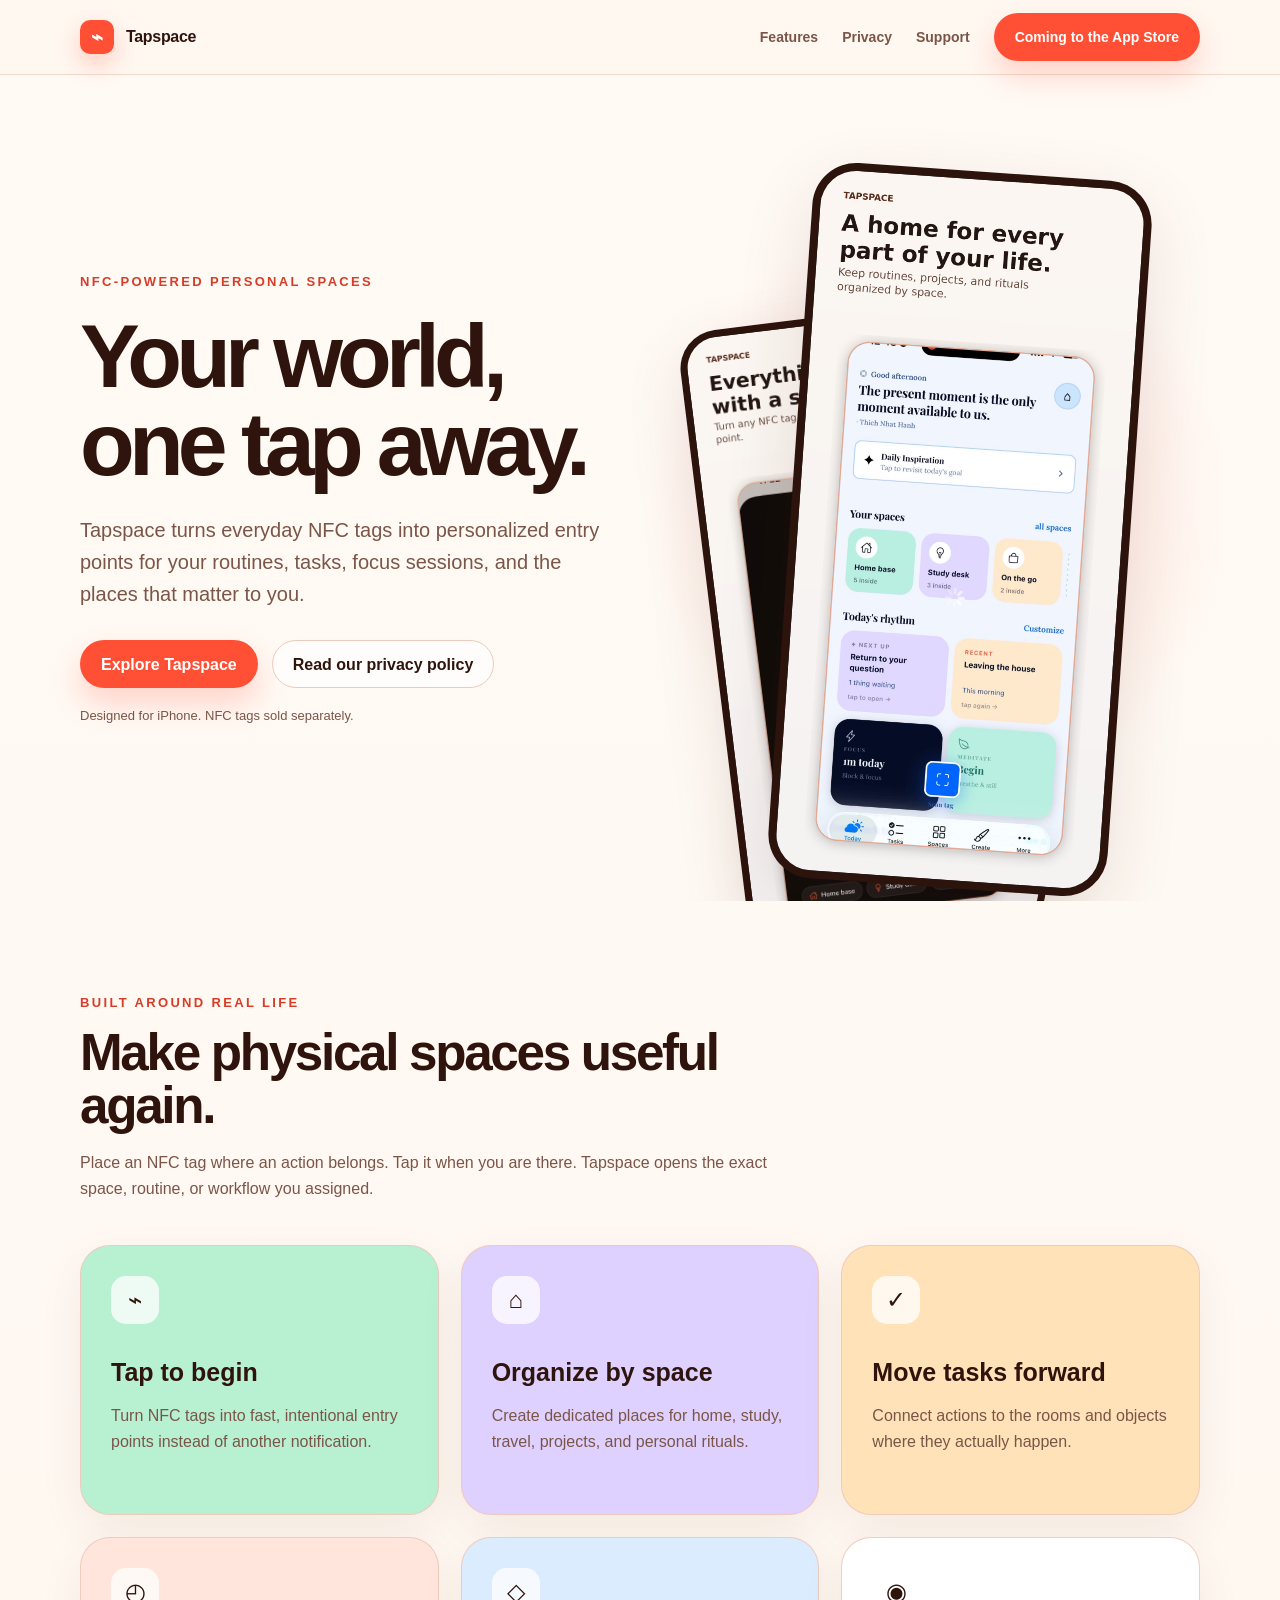
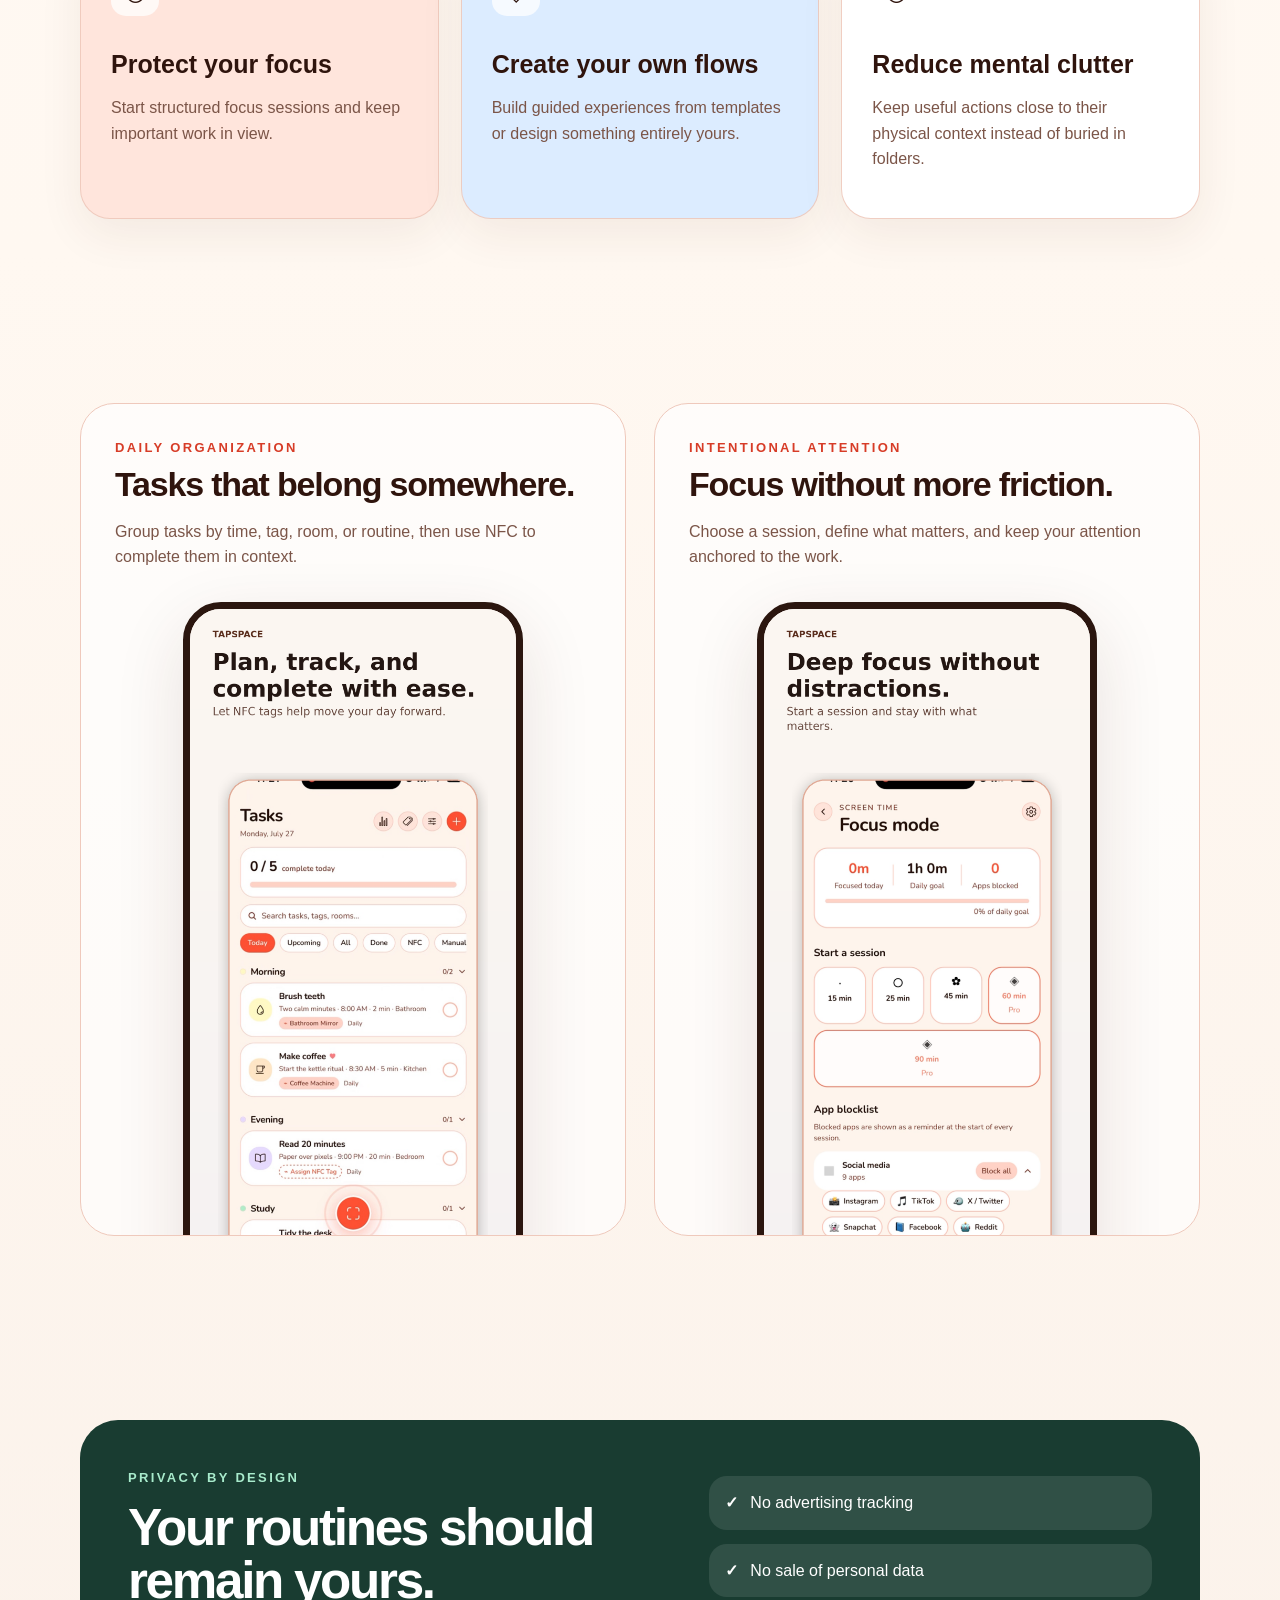
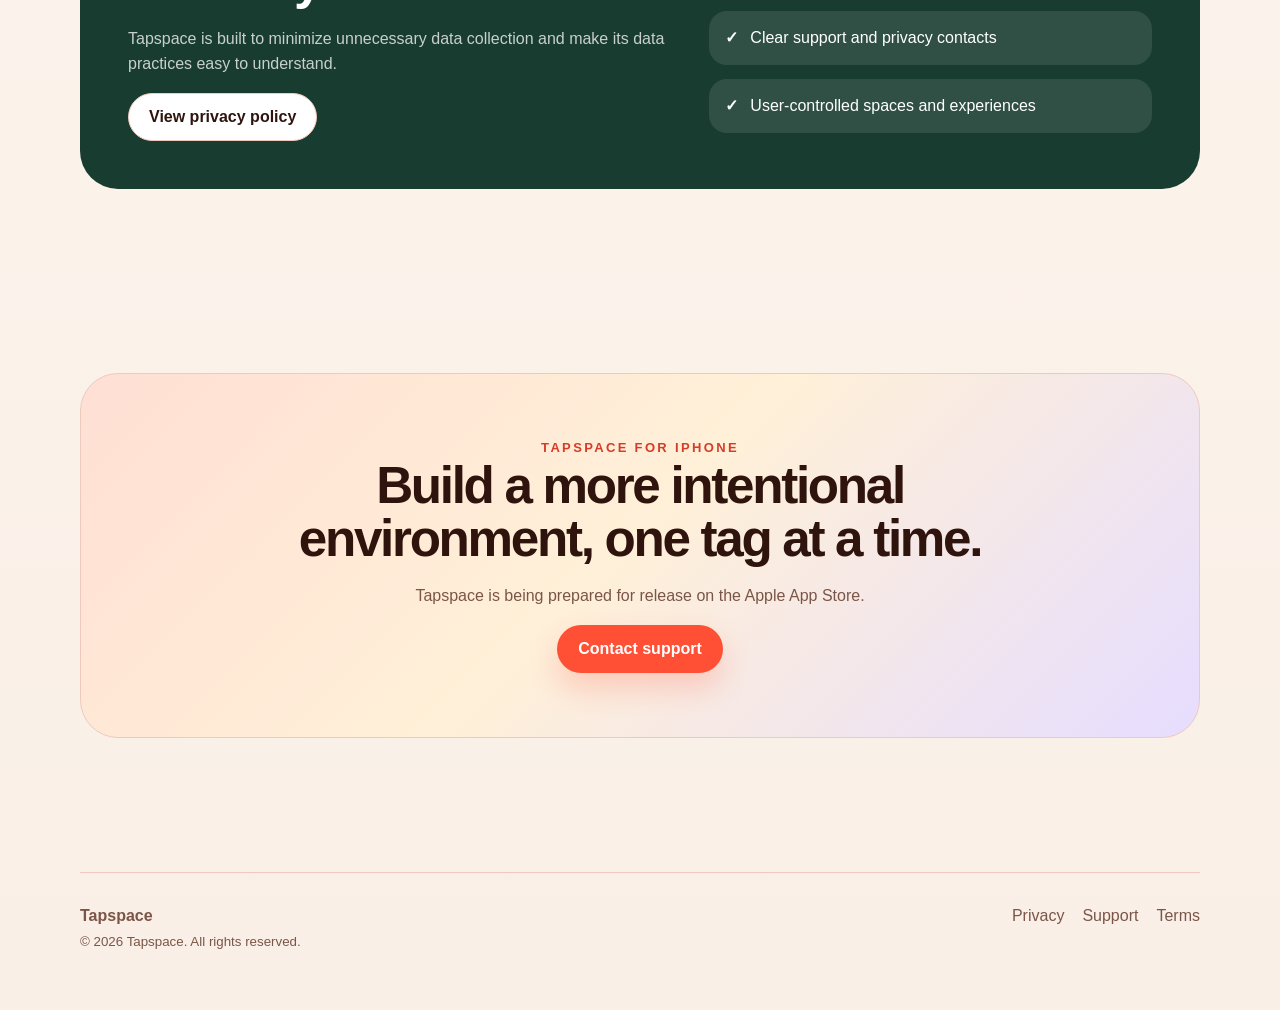
<file: index.html>
<!doctype html>
<html lang="en">
<head>
  <meta charset="utf-8">
  <meta name="viewport" content="width=device-width, initial-scale=1">
  <meta name="description" content="Tapspace turns NFC tags into personalized spaces, routines, tasks, and focus sessions.">
  <title>Tapspace — Your world, one tap away</title>
  <link rel="stylesheet" href="styles.css">
</head>
<body>
<nav>
  <div class="container nav-inner">
    <a class="brand" href="index.html"><span class="logo-mark">⌁</span> Tapspace</a>
    <div class="nav-links">
      <a href="#features">Features</a>
      <a href="#privacy">Privacy</a>
      <a href="support.html">Support</a>
      <a class="button primary" href="#download">Coming to the App Store</a>
    </div>
  </div>
</nav>

<main>
  <section class="hero">
    <div class="container hero-grid">
      <div>
        <div class="kicker">NFC-powered personal spaces</div>
        <h1>Your world, one tap away.</h1>
        <p class="lead">Tapspace turns everyday NFC tags into personalized entry points for your routines, tasks, focus sessions, and the places that matter to you.</p>
        <div class="hero-actions">
          <a class="button primary" href="#features">Explore Tapspace</a>
          <a class="button secondary" href="privacy.html">Read our privacy policy</a>
        </div>
        <p class="hero-note">Designed for iPhone. NFC tags sold separately.</p>
      </div>
      <div class="phone-stage" aria-label="Tapspace app screenshots">
        <div class="phone-card two"><img src="assets/scan.png" alt="Tapspace NFC reader screen"></div>
        <div class="phone-card one"><img src="assets/home.png" alt="Tapspace home dashboard"></div>
      </div>
    </div>
  </section>

  <section class="section" id="features">
    <div class="container">
      <div class="section-header">
        <div class="kicker">Built around real life</div>
        <h2>Make physical spaces useful again.</h2>
        <p>Place an NFC tag where an action belongs. Tap it when you are there. Tapspace opens the exact space, routine, or workflow you assigned.</p>
      </div>
      <div class="feature-grid">
        <article class="feature"><div class="icon">⌁</div><h3>Tap to begin</h3><p>Turn NFC tags into fast, intentional entry points instead of another notification.</p></article>
        <article class="feature"><div class="icon">⌂</div><h3>Organize by space</h3><p>Create dedicated places for home, study, travel, projects, and personal rituals.</p></article>
        <article class="feature"><div class="icon">✓</div><h3>Move tasks forward</h3><p>Connect actions to the rooms and objects where they actually happen.</p></article>
        <article class="feature"><div class="icon">◴</div><h3>Protect your focus</h3><p>Start structured focus sessions and keep important work in view.</p></article>
        <article class="feature"><div class="icon">◇</div><h3>Create your own flows</h3><p>Build guided experiences from templates or design something entirely yours.</p></article>
        <article class="feature"><div class="icon">◉</div><h3>Reduce mental clutter</h3><p>Keep useful actions close to their physical context instead of buried in folders.</p></article>
      </div>
    </div>
  </section>

  <section class="section">
    <div class="container showcase">
      <article class="showcase-card">
        <div class="kicker">Daily organization</div>
        <h3>Tasks that belong somewhere.</h3>
        <p>Group tasks by time, tag, room, or routine, then use NFC to complete them in context.</p>
        <div class="screenshot-wrap"><img src="assets/tasks.png" alt="Tapspace task management screen"></div>
      </article>
      <article class="showcase-card">
        <div class="kicker">Intentional attention</div>
        <h3>Focus without more friction.</h3>
        <p>Choose a session, define what matters, and keep your attention anchored to the work.</p>
        <div class="screenshot-wrap"><img src="assets/focus.png" alt="Tapspace focus mode screen"></div>
      </article>
    </div>
  </section>

  <section class="section" id="privacy">
    <div class="container privacy-panel">
      <div>
        <div class="kicker" style="color:#a8ebcc">Privacy by design</div>
        <h2>Your routines should remain yours.</h2>
        <p>Tapspace is built to minimize unnecessary data collection and make its data practices easy to understand.</p>
        <a class="button secondary" href="privacy.html" style="color:#2f140d;background:#fff">View privacy policy</a>
      </div>
      <div class="privacy-list">
        <div class="privacy-item"><strong>✓</strong><span>No advertising tracking</span></div>
        <div class="privacy-item"><strong>✓</strong><span>No sale of personal data</span></div>
        <div class="privacy-item"><strong>✓</strong><span>Clear support and privacy contacts</span></div>
        <div class="privacy-item"><strong>✓</strong><span>User-controlled spaces and experiences</span></div>
      </div>
    </div>
  </section>

  <section class="section" id="download">
    <div class="container cta">
      <div class="kicker">Tapspace for iPhone</div>
      <h2>Build a more intentional environment, one tag at a time.</h2>
      <p>Tapspace is being prepared for release on the Apple App Store.</p>
      <a class="button primary" href="support.html">Contact support</a>
    </div>
  </section>
</main>

<footer class="footer">
  <div class="container footer-inner">
    <div><strong>Tapspace</strong><br><small>© 2026 Tapspace. All rights reserved.</small></div>
    <div class="footer-links"><a href="privacy.html">Privacy</a><a href="support.html">Support</a><a href="terms.html">Terms</a></div>
  </div>
</footer>
</body>
</html>
</file>
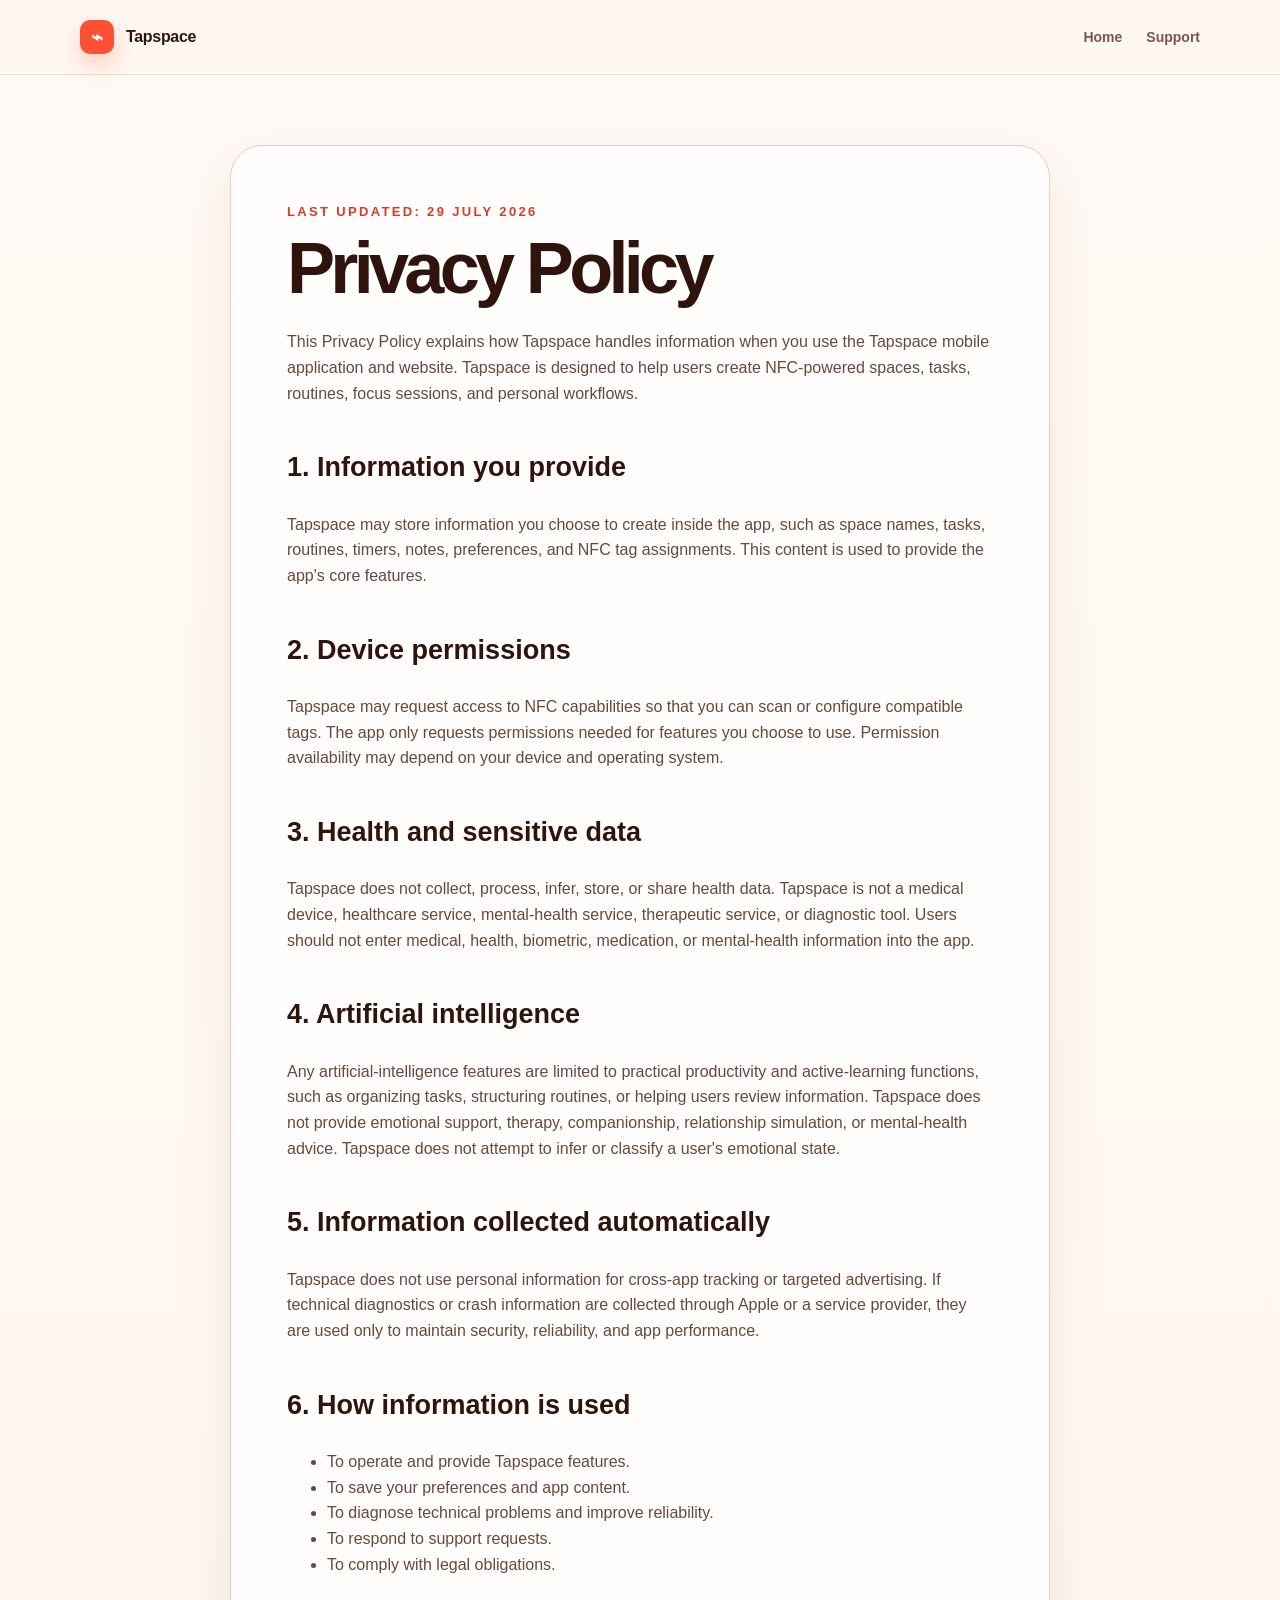
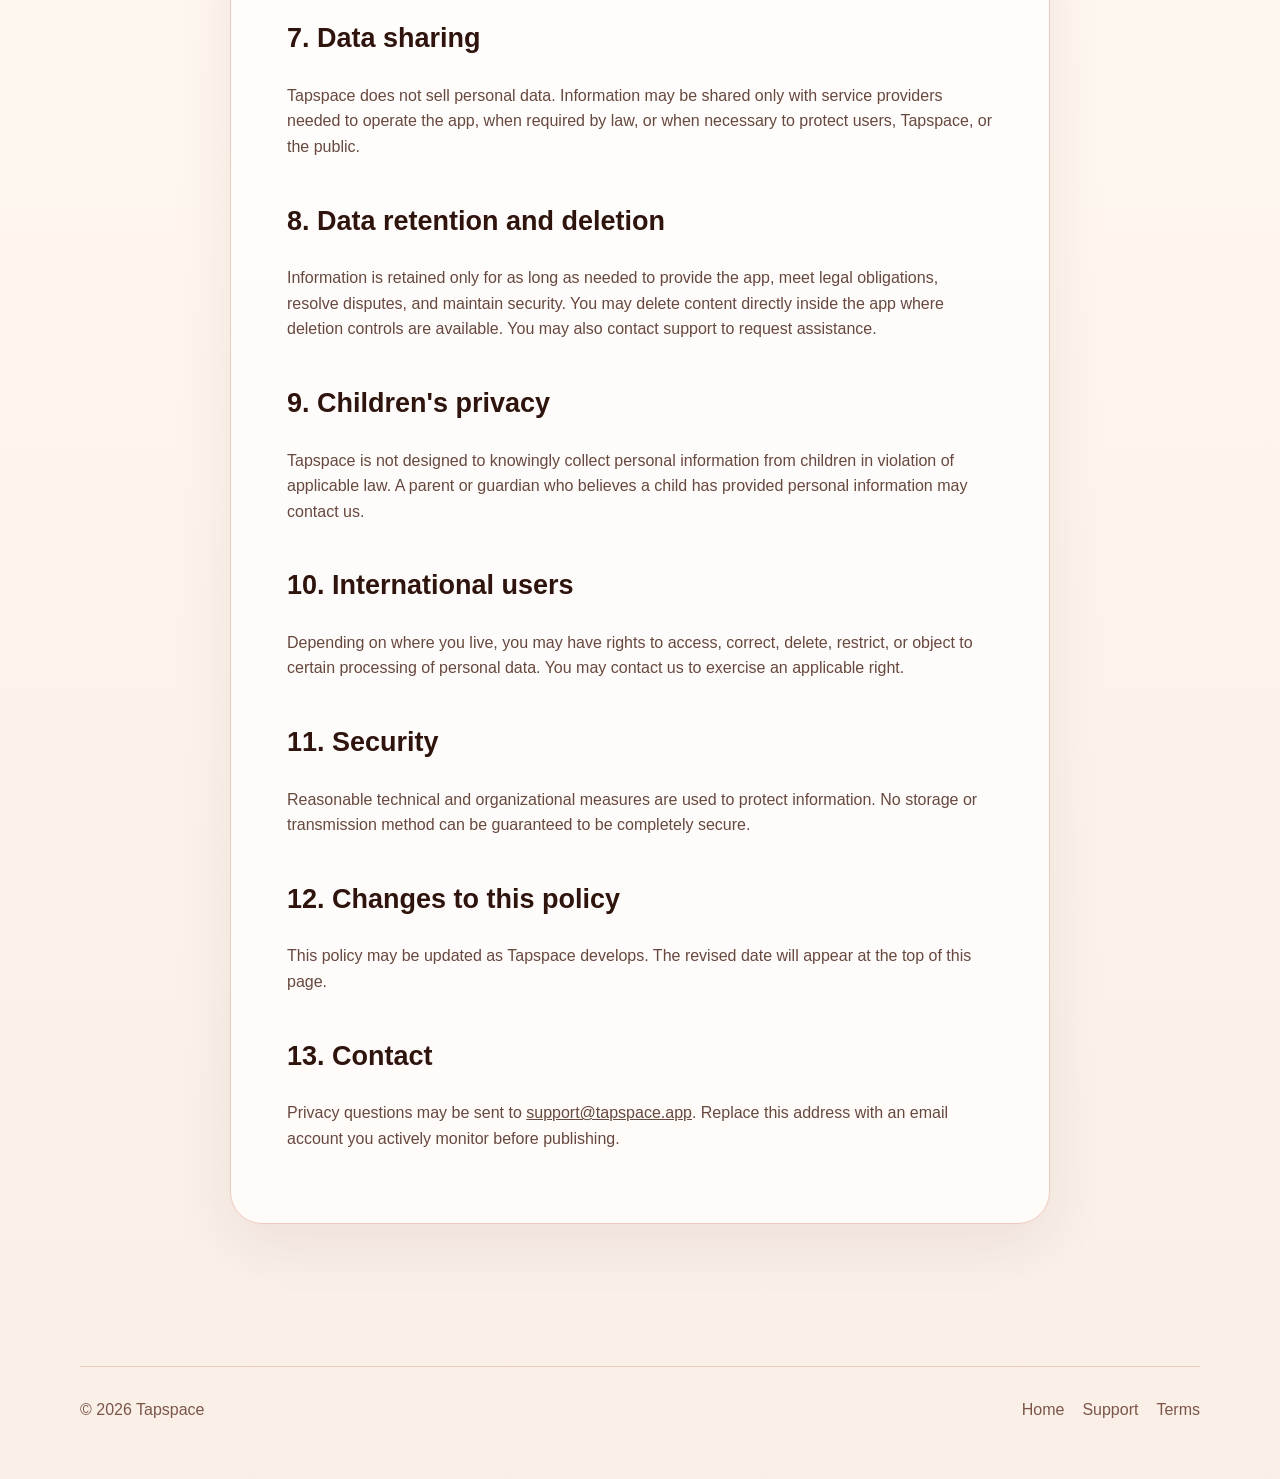
<file: privacy.html>
<!doctype html>
<html lang="en">
<head><meta charset="utf-8"><meta name="viewport" content="width=device-width, initial-scale=1"><title>Privacy Policy — Tapspace</title><link rel="stylesheet" href="styles.css"></head>
<body>
<nav><div class="container nav-inner"><a class="brand" href="index.html"><span class="logo-mark">⌁</span> Tapspace</a><div class="nav-links"><a href="index.html">Home</a><a href="support.html">Support</a></div></div></nav>
<main class="legal"><article>
<div class="kicker">Last updated: 29 July 2026</div>
<h1>Privacy Policy</h1>
<p>This Privacy Policy explains how Tapspace handles information when you use the Tapspace mobile application and website. Tapspace is designed to help users create NFC-powered spaces, tasks, routines, focus sessions, and personal workflows.</p>
<h2>1. Information you provide</h2>
<p>Tapspace may store information you choose to create inside the app, such as space names, tasks, routines, timers, notes, preferences, and NFC tag assignments. This content is used to provide the app's core features.</p>
<h2>2. Device permissions</h2>
<p>Tapspace may request access to NFC capabilities so that you can scan or configure compatible tags. The app only requests permissions needed for features you choose to use. Permission availability may depend on your device and operating system.</p>
<h2>3. Health and sensitive data</h2>
<p>Tapspace does not collect, process, infer, store, or share health data. Tapspace is not a medical device, healthcare service, mental-health service, therapeutic service, or diagnostic tool. Users should not enter medical, health, biometric, medication, or mental-health information into the app.</p>
<h2>4. Artificial intelligence</h2>
<p>Any artificial-intelligence features are limited to practical productivity and active-learning functions, such as organizing tasks, structuring routines, or helping users review information. Tapspace does not provide emotional support, therapy, companionship, relationship simulation, or mental-health advice. Tapspace does not attempt to infer or classify a user's emotional state.</p>
<h2>5. Information collected automatically</h2>
<p>Tapspace does not use personal information for cross-app tracking or targeted advertising. If technical diagnostics or crash information are collected through Apple or a service provider, they are used only to maintain security, reliability, and app performance.</p>
<h2>6. How information is used</h2>
<ul><li>To operate and provide Tapspace features.</li><li>To save your preferences and app content.</li><li>To diagnose technical problems and improve reliability.</li><li>To respond to support requests.</li><li>To comply with legal obligations.</li></ul>
<h2>7. Data sharing</h2>
<p>Tapspace does not sell personal data. Information may be shared only with service providers needed to operate the app, when required by law, or when necessary to protect users, Tapspace, or the public.</p>
<h2>8. Data retention and deletion</h2>
<p>Information is retained only for as long as needed to provide the app, meet legal obligations, resolve disputes, and maintain security. You may delete content directly inside the app where deletion controls are available. You may also contact support to request assistance.</p>
<h2>9. Children's privacy</h2>
<p>Tapspace is not designed to knowingly collect personal information from children in violation of applicable law. A parent or guardian who believes a child has provided personal information may contact us.</p>
<h2>10. International users</h2>
<p>Depending on where you live, you may have rights to access, correct, delete, restrict, or object to certain processing of personal data. You may contact us to exercise an applicable right.</p>
<h2>11. Security</h2>
<p>Reasonable technical and organizational measures are used to protect information. No storage or transmission method can be guaranteed to be completely secure.</p>
<h2>12. Changes to this policy</h2>
<p>This policy may be updated as Tapspace develops. The revised date will appear at the top of this page.</p>
<h2>13. Contact</h2>
<p>Privacy questions may be sent to <a href="mailto:support@tapspace.app">support@tapspace.app</a>. Replace this address with an email account you actively monitor before publishing.</p>
</article></main>
<footer class="footer"><div class="container footer-inner"><div>© 2026 Tapspace</div><div class="footer-links"><a href="index.html">Home</a><a href="support.html">Support</a><a href="terms.html">Terms</a></div></div></footer>
</body></html>
</file>
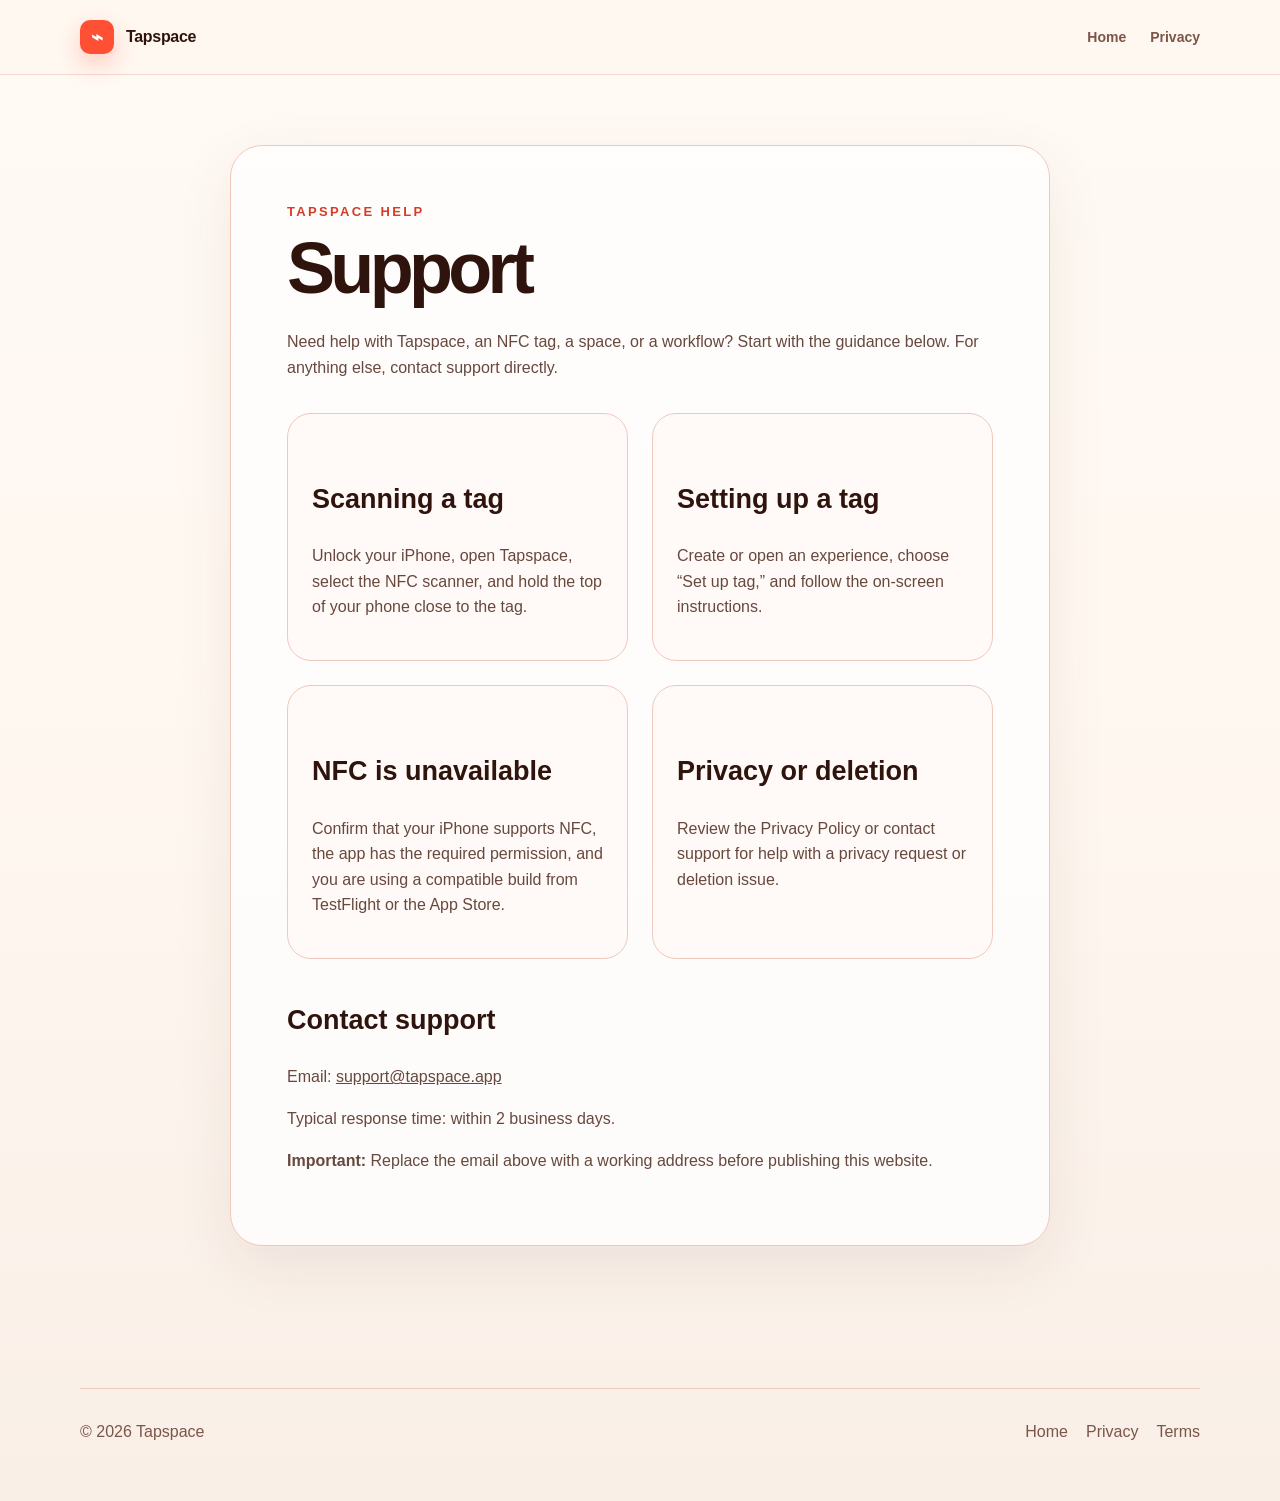
<file: support.html>
<!doctype html>
<html lang="en">
<head><meta charset="utf-8"><meta name="viewport" content="width=device-width, initial-scale=1"><title>Support — Tapspace</title><link rel="stylesheet" href="styles.css"></head>
<body>
<nav><div class="container nav-inner"><a class="brand" href="index.html"><span class="logo-mark">⌁</span> Tapspace</a><div class="nav-links"><a href="index.html">Home</a><a href="privacy.html">Privacy</a></div></div></nav>
<main class="legal"><article>
<div class="kicker">Tapspace help</div>
<h1>Support</h1>
<p>Need help with Tapspace, an NFC tag, a space, or a workflow? Start with the guidance below. For anything else, contact support directly.</p>
<div class="support-grid">
  <div class="support-card"><h2>Scanning a tag</h2><p>Unlock your iPhone, open Tapspace, select the NFC scanner, and hold the top of your phone close to the tag.</p></div>
  <div class="support-card"><h2>Setting up a tag</h2><p>Create or open an experience, choose “Set up tag,” and follow the on-screen instructions.</p></div>
  <div class="support-card"><h2>NFC is unavailable</h2><p>Confirm that your iPhone supports NFC, the app has the required permission, and you are using a compatible build from TestFlight or the App Store.</p></div>
  <div class="support-card"><h2>Privacy or deletion</h2><p>Review the Privacy Policy or contact support for help with a privacy request or deletion issue.</p></div>
</div>
<h2>Contact support</h2>
<p>Email: <a href="mailto:support@tapspace.app">support@tapspace.app</a></p>
<p>Typical response time: within 2 business days.</p>
<p><strong>Important:</strong> Replace the email above with a working address before publishing this website.</p>
</article></main>
<footer class="footer"><div class="container footer-inner"><div>© 2026 Tapspace</div><div class="footer-links"><a href="index.html">Home</a><a href="privacy.html">Privacy</a><a href="terms.html">Terms</a></div></div></footer>
</body></html>
</file>
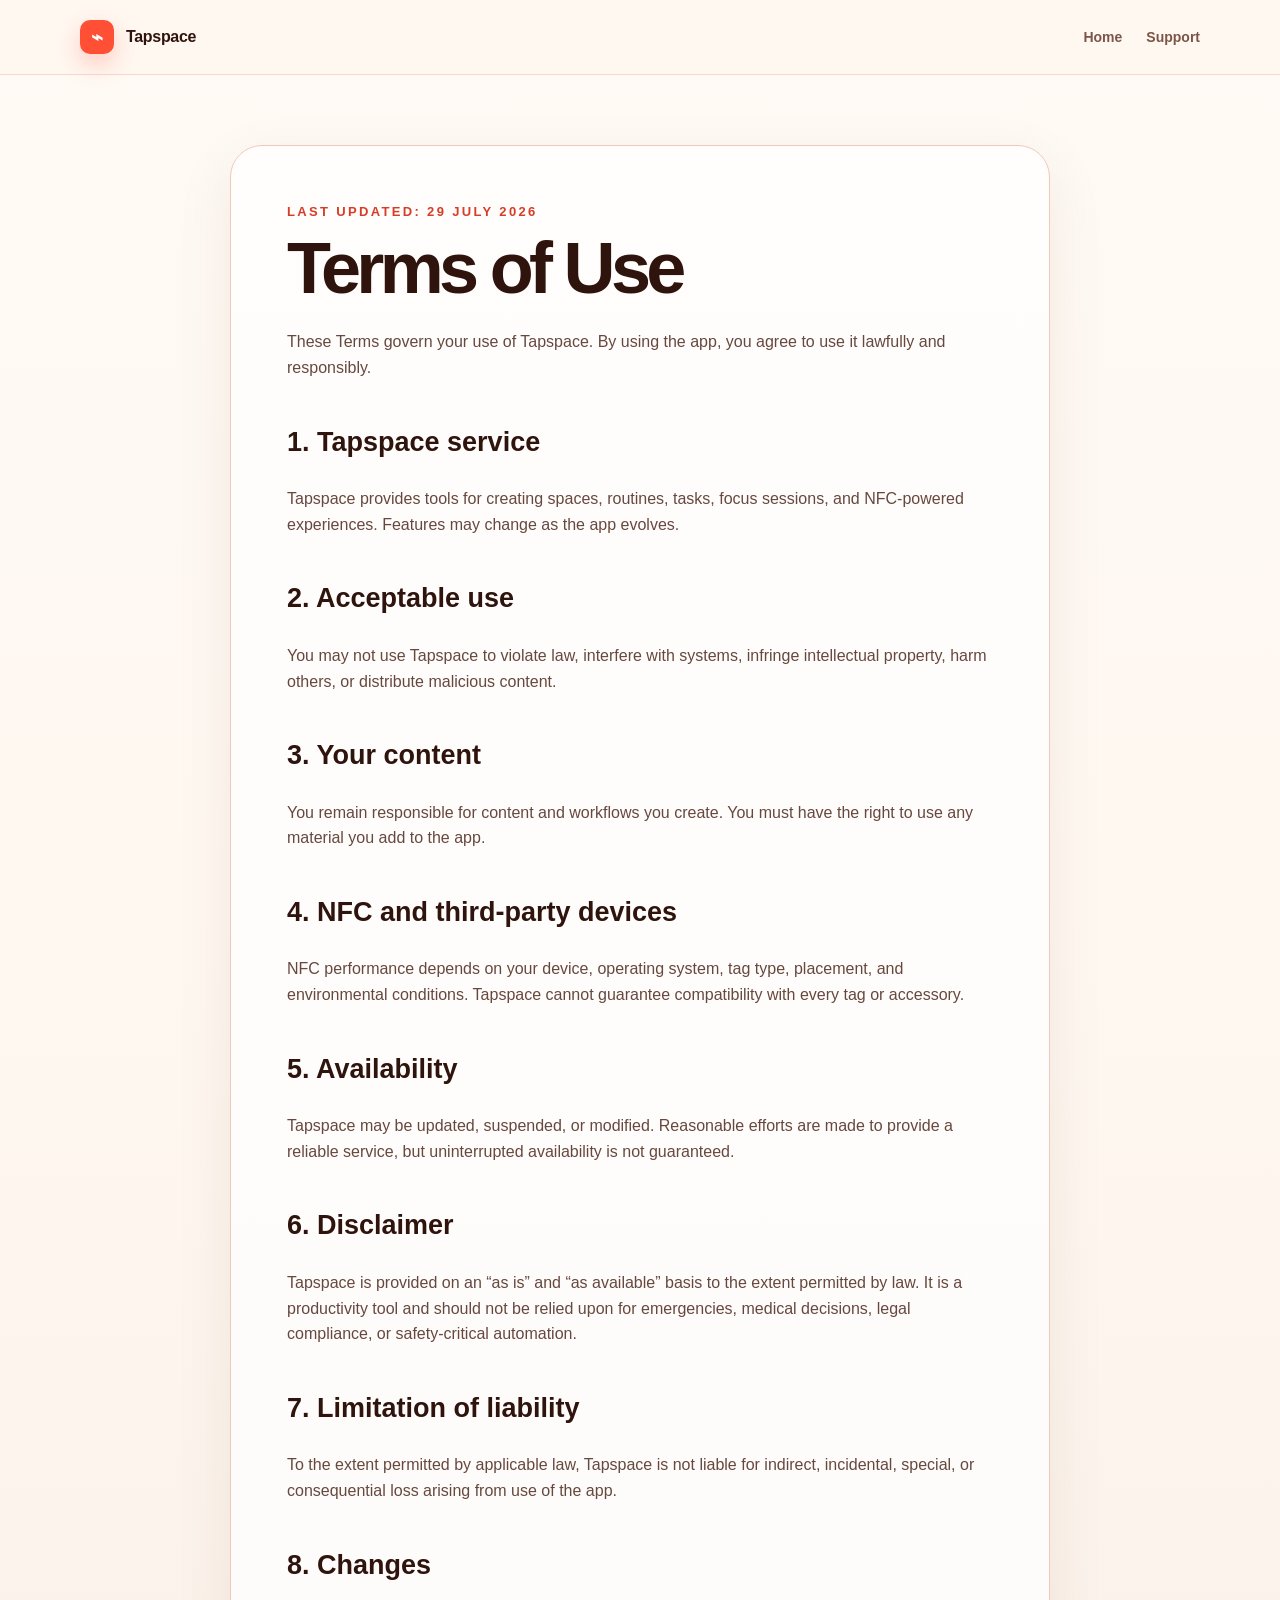
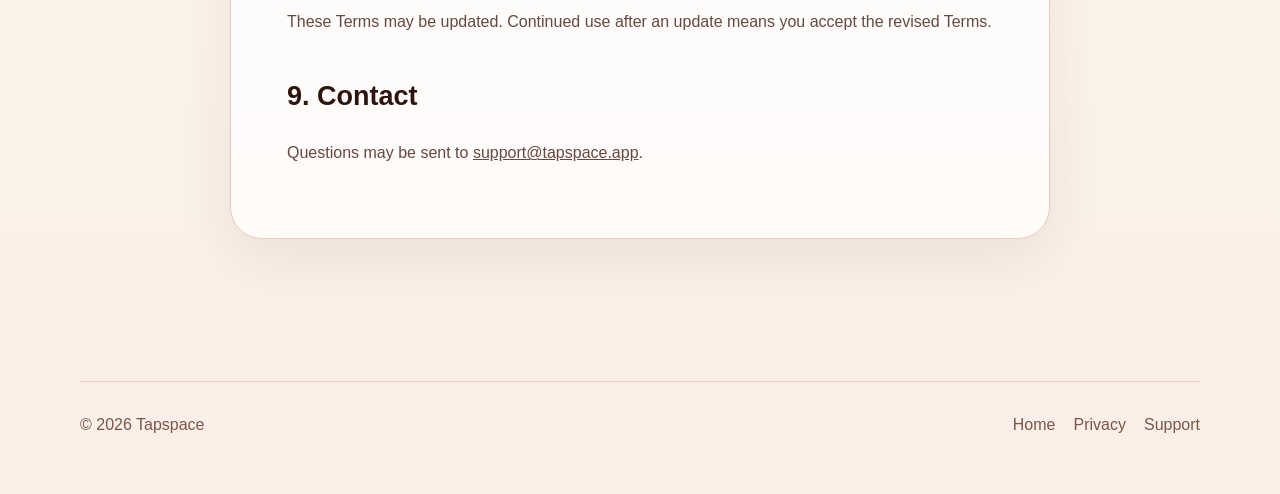
<file: terms.html>
<!doctype html>
<html lang="en">
<head><meta charset="utf-8"><meta name="viewport" content="width=device-width, initial-scale=1"><title>Terms of Use — Tapspace</title><link rel="stylesheet" href="styles.css"></head>
<body>
<nav><div class="container nav-inner"><a class="brand" href="index.html"><span class="logo-mark">⌁</span> Tapspace</a><div class="nav-links"><a href="index.html">Home</a><a href="support.html">Support</a></div></div></nav>
<main class="legal"><article>
<div class="kicker">Last updated: 29 July 2026</div>
<h1>Terms of Use</h1>
<p>These Terms govern your use of Tapspace. By using the app, you agree to use it lawfully and responsibly.</p>
<h2>1. Tapspace service</h2><p>Tapspace provides tools for creating spaces, routines, tasks, focus sessions, and NFC-powered experiences. Features may change as the app evolves.</p>
<h2>2. Acceptable use</h2><p>You may not use Tapspace to violate law, interfere with systems, infringe intellectual property, harm others, or distribute malicious content.</p>
<h2>3. Your content</h2><p>You remain responsible for content and workflows you create. You must have the right to use any material you add to the app.</p>
<h2>4. NFC and third-party devices</h2><p>NFC performance depends on your device, operating system, tag type, placement, and environmental conditions. Tapspace cannot guarantee compatibility with every tag or accessory.</p>
<h2>5. Availability</h2><p>Tapspace may be updated, suspended, or modified. Reasonable efforts are made to provide a reliable service, but uninterrupted availability is not guaranteed.</p>
<h2>6. Disclaimer</h2><p>Tapspace is provided on an “as is” and “as available” basis to the extent permitted by law. It is a productivity tool and should not be relied upon for emergencies, medical decisions, legal compliance, or safety-critical automation.</p>
<h2>7. Limitation of liability</h2><p>To the extent permitted by applicable law, Tapspace is not liable for indirect, incidental, special, or consequential loss arising from use of the app.</p>
<h2>8. Changes</h2><p>These Terms may be updated. Continued use after an update means you accept the revised Terms.</p>
<h2>9. Contact</h2><p>Questions may be sent to <a href="mailto:support@tapspace.app">support@tapspace.app</a>.</p>
</article></main>
<footer class="footer"><div class="container footer-inner"><div>© 2026 Tapspace</div><div class="footer-links"><a href="index.html">Home</a><a href="privacy.html">Privacy</a><a href="support.html">Support</a></div></div></footer>
</body></html>
</file>
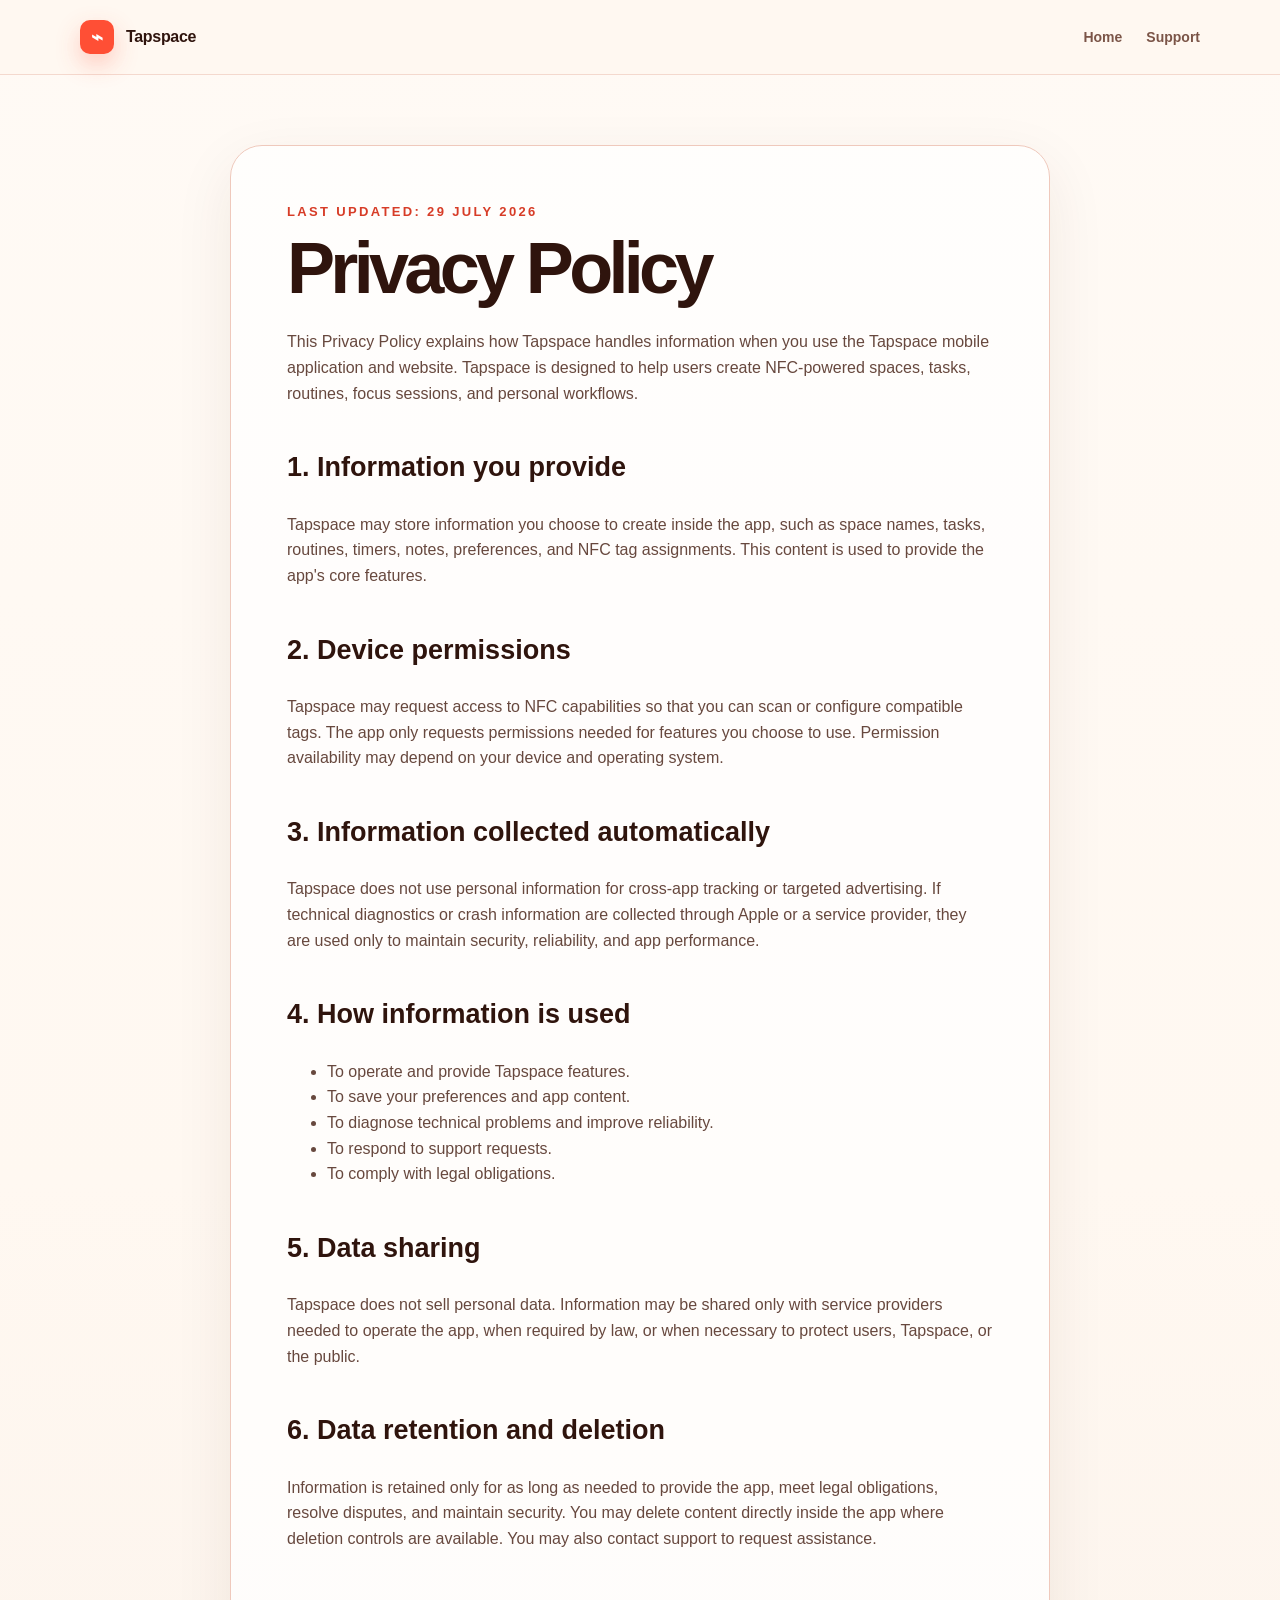
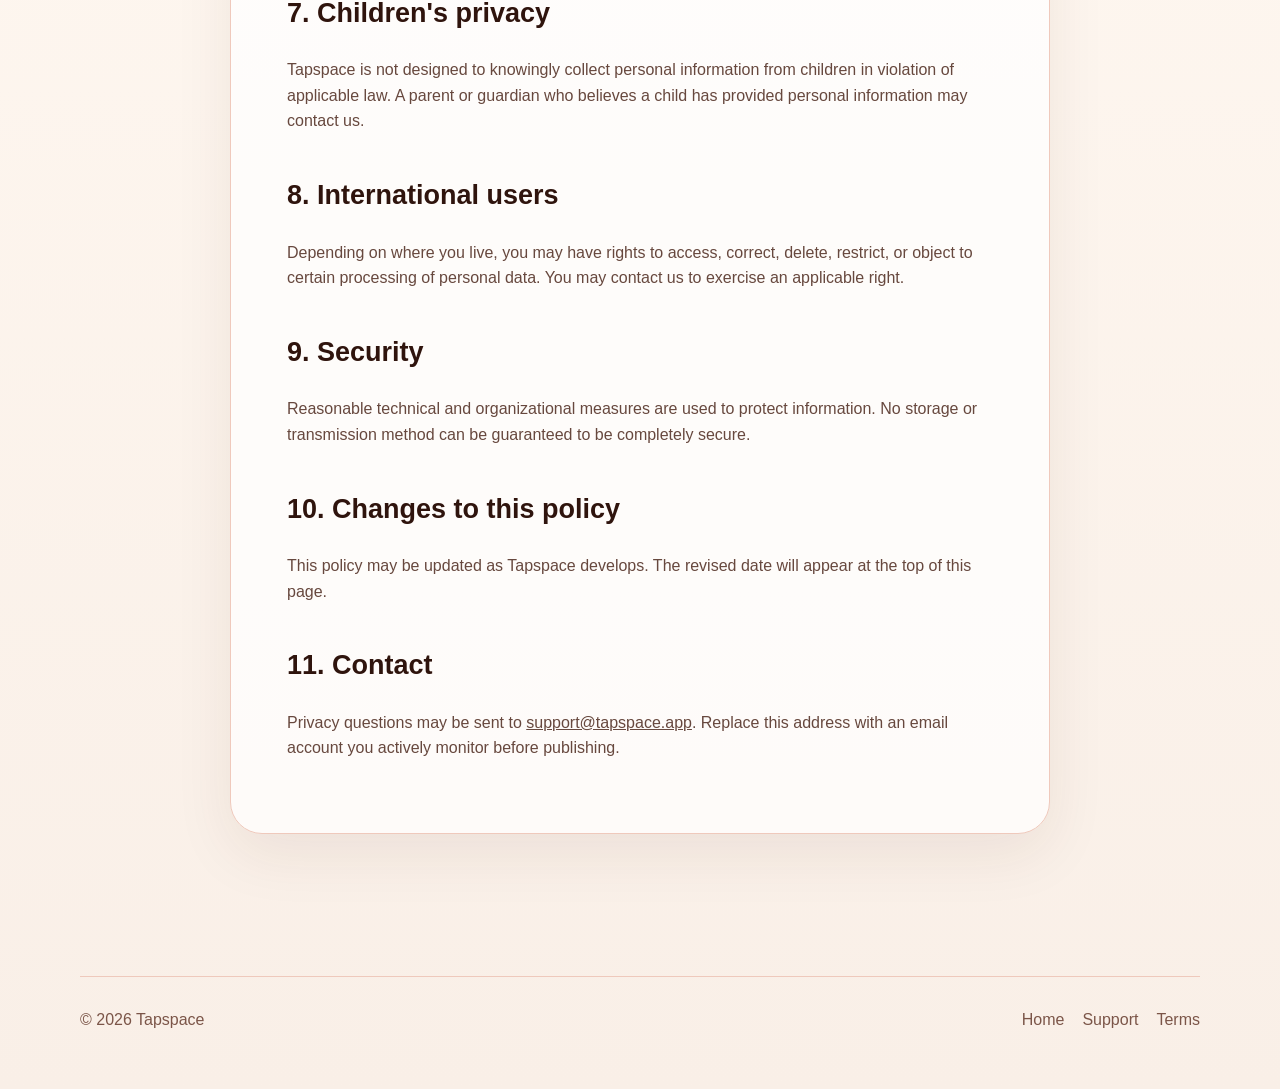
<file: tapspace-website/privacy.html>
<!doctype html>
<html lang="en">
<head><meta charset="utf-8"><meta name="viewport" content="width=device-width, initial-scale=1"><title>Privacy Policy — Tapspace</title><link rel="stylesheet" href="styles.css"></head>
<body>
<nav><div class="container nav-inner"><a class="brand" href="index.html"><span class="logo-mark">⌁</span> Tapspace</a><div class="nav-links"><a href="index.html">Home</a><a href="support.html">Support</a></div></div></nav>
<main class="legal"><article>
<div class="kicker">Last updated: 29 July 2026</div>
<h1>Privacy Policy</h1>
<p>This Privacy Policy explains how Tapspace handles information when you use the Tapspace mobile application and website. Tapspace is designed to help users create NFC-powered spaces, tasks, routines, focus sessions, and personal workflows.</p>
<h2>1. Information you provide</h2>
<p>Tapspace may store information you choose to create inside the app, such as space names, tasks, routines, timers, notes, preferences, and NFC tag assignments. This content is used to provide the app's core features.</p>
<h2>2. Device permissions</h2>
<p>Tapspace may request access to NFC capabilities so that you can scan or configure compatible tags. The app only requests permissions needed for features you choose to use. Permission availability may depend on your device and operating system.</p>
<h2>3. Information collected automatically</h2>
<p>Tapspace does not use personal information for cross-app tracking or targeted advertising. If technical diagnostics or crash information are collected through Apple or a service provider, they are used only to maintain security, reliability, and app performance.</p>
<h2>4. How information is used</h2>
<ul><li>To operate and provide Tapspace features.</li><li>To save your preferences and app content.</li><li>To diagnose technical problems and improve reliability.</li><li>To respond to support requests.</li><li>To comply with legal obligations.</li></ul>
<h2>5. Data sharing</h2>
<p>Tapspace does not sell personal data. Information may be shared only with service providers needed to operate the app, when required by law, or when necessary to protect users, Tapspace, or the public.</p>
<h2>6. Data retention and deletion</h2>
<p>Information is retained only for as long as needed to provide the app, meet legal obligations, resolve disputes, and maintain security. You may delete content directly inside the app where deletion controls are available. You may also contact support to request assistance.</p>
<h2>7. Children's privacy</h2>
<p>Tapspace is not designed to knowingly collect personal information from children in violation of applicable law. A parent or guardian who believes a child has provided personal information may contact us.</p>
<h2>8. International users</h2>
<p>Depending on where you live, you may have rights to access, correct, delete, restrict, or object to certain processing of personal data. You may contact us to exercise an applicable right.</p>
<h2>9. Security</h2>
<p>Reasonable technical and organizational measures are used to protect information. No storage or transmission method can be guaranteed to be completely secure.</p>
<h2>10. Changes to this policy</h2>
<p>This policy may be updated as Tapspace develops. The revised date will appear at the top of this page.</p>
<h2>11. Contact</h2>
<p>Privacy questions may be sent to <a href="mailto:support@tapspace.app">support@tapspace.app</a>. Replace this address with an email account you actively monitor before publishing.</p>
</article></main>
<footer class="footer"><div class="container footer-inner"><div>© 2026 Tapspace</div><div class="footer-links"><a href="index.html">Home</a><a href="support.html">Support</a><a href="terms.html">Terms</a></div></div></footer>
</body></html>
</file>
<file: styles.css>
:root {
  --ink: #2f140d;
  --muted: #7b5548;
  --cream: #fff8f1;
  --cream-2: #f8eee5;
  --coral: #ff4f35;
  --coral-dark: #d73c27;
  --mint: #b8f0d2;
  --lavender: #ded1ff;
  --peach: #ffe2b8;
  --blue: #dcecff;
  --line: #efc9bc;
  --white: #ffffff;
  --shadow: 0 24px 70px rgba(74, 35, 22, .12);
}
* { box-sizing: border-box; }
html { scroll-behavior: smooth; }
body {
  margin: 0;
  font-family: Inter, ui-sans-serif, -apple-system, BlinkMacSystemFont, "Segoe UI", sans-serif;
  color: var(--ink);
  background: linear-gradient(180deg, #fffaf5 0%, var(--cream) 44%, #f9efe7 100%);
  line-height: 1.6;
}
a { color: inherit; }
.container { width: min(1120px, calc(100% - 40px)); margin: 0 auto; }
nav {
  position: sticky; top: 0; z-index: 50;
  background: rgba(255, 248, 241, .88);
  backdrop-filter: blur(16px);
  border-bottom: 1px solid rgba(239, 201, 188, .65);
}
.nav-inner { display: flex; align-items: center; justify-content: space-between; min-height: 74px; gap: 24px; }
.brand { display: inline-flex; align-items: center; gap: 12px; font-weight: 800; text-decoration: none; letter-spacing: -.02em; }
.logo-mark { width: 34px; height: 34px; border-radius: 10px; display: grid; place-items: center; background: var(--coral); color: #fff; font-size: 20px; box-shadow: 0 10px 25px rgba(255,79,53,.28); }
.nav-links { display: flex; align-items: center; gap: 24px; font-size: 14px; }
.nav-links a { text-decoration: none; color: var(--muted); font-weight: 650; }
.button { display: inline-flex; align-items: center; justify-content: center; gap: 10px; min-height: 48px; padding: 0 20px; border-radius: 999px; text-decoration: none; font-weight: 800; border: 1px solid transparent; transition: .2s ease; }
.button.primary { background: var(--coral); color: white; box-shadow: 0 15px 30px rgba(255,79,53,.22); }
.button.primary:hover { transform: translateY(-2px); background: var(--coral-dark); }
.button.secondary { background: rgba(255,255,255,.7); border-color: var(--line); }
.hero { padding: 86px 0 50px; overflow: hidden; }
.hero-grid { display: grid; grid-template-columns: 1.02fr .98fr; align-items: center; gap: 60px; }
.kicker { color: var(--coral-dark); text-transform: uppercase; font-size: 13px; letter-spacing: .18em; font-weight: 900; }
h1 { font-size: clamp(54px, 7vw, 92px); line-height: .98; letter-spacing: -.065em; margin: 20px 0 26px; max-width: 760px; }
.lead { font-size: 20px; color: var(--muted); max-width: 650px; margin-bottom: 30px; }
.hero-actions { display: flex; flex-wrap: wrap; gap: 14px; }
.hero-note { margin-top: 18px; font-size: 13px; color: var(--muted); }
.phone-stage { position: relative; min-height: 690px; }
.phone-stage:before { content: ""; position: absolute; width: 620px; height: 620px; border-radius: 50%; background: radial-gradient(circle, rgba(255,79,53,.16), rgba(255,79,53,0) 67%); left: 50%; top: 50%; transform: translate(-50%,-50%); }
.phone-card { position: absolute; width: 340px; border-radius: 44px; overflow: hidden; box-shadow: var(--shadow); border: 8px solid rgba(47,20,13,.92); background: #111; }
.phone-card img { width: 100%; display: block; }
.phone-card.one { right: 70px; top: 10px; transform: rotate(4deg); }
.phone-card.two { left: 12px; top: 110px; transform: rotate(-7deg) scale(.88); }
.section { padding: 92px 0; }
.section-header { max-width: 720px; margin-bottom: 44px; }
.section h2 { font-size: clamp(38px, 4vw, 58px); line-height: 1.04; letter-spacing: -.045em; margin: 12px 0 18px; }
.section p { color: var(--muted); }
.feature-grid { display: grid; grid-template-columns: repeat(3, 1fr); gap: 22px; }
.feature { min-height: 270px; border-radius: 30px; padding: 30px; border: 1px solid rgba(239,201,188,.9); box-shadow: 0 16px 45px rgba(88,44,28,.07); }
.feature:nth-child(1) { background: var(--mint); }
.feature:nth-child(2) { background: var(--lavender); }
.feature:nth-child(3) { background: var(--peach); }
.feature:nth-child(4) { background: #ffe5dc; }
.feature:nth-child(5) { background: var(--blue); }
.feature:nth-child(6) { background: #fff; }
.icon { width: 48px; height: 48px; display: grid; place-items: center; border-radius: 15px; background: rgba(255,255,255,.76); font-size: 24px; margin-bottom: 34px; }
.feature h3 { font-size: 25px; line-height: 1.15; margin: 0 0 10px; }
.showcase { display: grid; grid-template-columns: 1fr 1fr; gap: 28px; align-items: stretch; }
.showcase-card { background: rgba(255,255,255,.68); border: 1px solid var(--line); border-radius: 34px; padding: 34px; min-height: 610px; overflow: hidden; position: relative; }
.showcase-card h3 { font-size: 34px; line-height: 1.05; margin: 8px 0 12px; letter-spacing: -.035em; }
.screenshot-wrap { width: min(340px, 80%); margin: 32px auto -120px; border: 7px solid #2b160f; border-radius: 38px; overflow: hidden; box-shadow: var(--shadow); }
.screenshot-wrap img { width: 100%; display: block; }
.privacy-panel { display: grid; grid-template-columns: 1fr .8fr; gap: 28px; background: #193c31; color: #fff; border-radius: 38px; padding: 48px; align-items: center; }
.privacy-panel p { color: rgba(255,255,255,.76); }
.privacy-list { display: grid; gap: 14px; }
.privacy-item { display: flex; gap: 12px; padding: 14px 16px; background: rgba(255,255,255,.1); border-radius: 18px; }
.cta { text-align: center; border-radius: 38px; padding: 64px 28px; background: linear-gradient(135deg, #ffdfd4, #fff0d8 48%, #e6ddff); border: 1px solid var(--line); }
.cta h2 { max-width: 760px; margin: 0 auto 18px; }
.footer { padding: 42px 0 56px; color: var(--muted); }
.footer-inner { display: flex; align-items: flex-start; justify-content: space-between; gap: 30px; border-top: 1px solid var(--line); padding-top: 30px; }
.footer-links { display: flex; gap: 18px; flex-wrap: wrap; }
.footer a { text-decoration: none; }
.legal { padding: 70px 0 100px; }
.legal article { max-width: 820px; margin: 0 auto; background: rgba(255,255,255,.75); border: 1px solid var(--line); border-radius: 32px; padding: clamp(26px, 5vw, 56px); box-shadow: 0 20px 60px rgba(72,35,25,.08); }
.legal h1 { font-size: clamp(44px, 6vw, 72px); margin-top: 10px; }
.legal h2 { font-size: 27px; margin-top: 40px; }
.legal p, .legal li { color: #67483e; }
.support-grid { display: grid; grid-template-columns: 1fr 1fr; gap: 24px; margin-top: 32px; }
.support-card { border: 1px solid var(--line); border-radius: 24px; padding: 24px; background: #fffaf7; }
@media (max-width: 900px) {
  .nav-links a:not(.button) { display: none; }
  .hero-grid, .privacy-panel { grid-template-columns: 1fr; }
  .phone-stage { min-height: 610px; margin-top: 20px; }
  .phone-card.one { right: 8%; }
  .feature-grid { grid-template-columns: 1fr 1fr; }
}
@media (max-width: 620px) {
  .container { width: min(100% - 24px, 1120px); }
  .hero { padding-top: 58px; }
  h1 { font-size: 54px; }
  .lead { font-size: 18px; }
  .phone-stage { min-height: 530px; }
  .phone-card { width: 270px; }
  .phone-card.one { right: 0; }
  .phone-card.two { left: -18px; top: 90px; }
  .feature-grid, .showcase, .support-grid { grid-template-columns: 1fr; }
  .showcase-card { min-height: 570px; }
  .privacy-panel { padding: 30px; }
  .footer-inner { flex-direction: column; }
}
</file>
<file: tapspace-website/styles.css>
:root {
  --ink: #2f140d;
  --muted: #7b5548;
  --cream: #fff8f1;
  --cream-2: #f8eee5;
  --coral: #ff4f35;
  --coral-dark: #d73c27;
  --mint: #b8f0d2;
  --lavender: #ded1ff;
  --peach: #ffe2b8;
  --blue: #dcecff;
  --line: #efc9bc;
  --white: #ffffff;
  --shadow: 0 24px 70px rgba(74, 35, 22, .12);
}
* { box-sizing: border-box; }
html { scroll-behavior: smooth; }
body {
  margin: 0;
  font-family: Inter, ui-sans-serif, -apple-system, BlinkMacSystemFont, "Segoe UI", sans-serif;
  color: var(--ink);
  background: linear-gradient(180deg, #fffaf5 0%, var(--cream) 44%, #f9efe7 100%);
  line-height: 1.6;
}
a { color: inherit; }
.container { width: min(1120px, calc(100% - 40px)); margin: 0 auto; }
nav {
  position: sticky; top: 0; z-index: 50;
  background: rgba(255, 248, 241, .88);
  backdrop-filter: blur(16px);
  border-bottom: 1px solid rgba(239, 201, 188, .65);
}
.nav-inner { display: flex; align-items: center; justify-content: space-between; min-height: 74px; gap: 24px; }
.brand { display: inline-flex; align-items: center; gap: 12px; font-weight: 800; text-decoration: none; letter-spacing: -.02em; }
.logo-mark { width: 34px; height: 34px; border-radius: 10px; display: grid; place-items: center; background: var(--coral); color: #fff; font-size: 20px; box-shadow: 0 10px 25px rgba(255,79,53,.28); }
.nav-links { display: flex; align-items: center; gap: 24px; font-size: 14px; }
.nav-links a { text-decoration: none; color: var(--muted); font-weight: 650; }
.button { display: inline-flex; align-items: center; justify-content: center; gap: 10px; min-height: 48px; padding: 0 20px; border-radius: 999px; text-decoration: none; font-weight: 800; border: 1px solid transparent; transition: .2s ease; }
.button.primary { background: var(--coral); color: white; box-shadow: 0 15px 30px rgba(255,79,53,.22); }
.button.primary:hover { transform: translateY(-2px); background: var(--coral-dark); }
.button.secondary { background: rgba(255,255,255,.7); border-color: var(--line); }
.hero { padding: 86px 0 50px; overflow: hidden; }
.hero-grid { display: grid; grid-template-columns: 1.02fr .98fr; align-items: center; gap: 60px; }
.kicker { color: var(--coral-dark); text-transform: uppercase; font-size: 13px; letter-spacing: .18em; font-weight: 900; }
h1 { font-size: clamp(54px, 7vw, 92px); line-height: .98; letter-spacing: -.065em; margin: 20px 0 26px; max-width: 760px; }
.lead { font-size: 20px; color: var(--muted); max-width: 650px; margin-bottom: 30px; }
.hero-actions { display: flex; flex-wrap: wrap; gap: 14px; }
.hero-note { margin-top: 18px; font-size: 13px; color: var(--muted); }
.phone-stage { position: relative; min-height: 690px; }
.phone-stage:before { content: ""; position: absolute; width: 620px; height: 620px; border-radius: 50%; background: radial-gradient(circle, rgba(255,79,53,.16), rgba(255,79,53,0) 67%); left: 50%; top: 50%; transform: translate(-50%,-50%); }
.phone-card { position: absolute; width: 340px; border-radius: 44px; overflow: hidden; box-shadow: var(--shadow); border: 8px solid rgba(47,20,13,.92); background: #111; }
.phone-card img { width: 100%; display: block; }
.phone-card.one { right: 70px; top: 10px; transform: rotate(4deg); }
.phone-card.two { left: 12px; top: 110px; transform: rotate(-7deg) scale(.88); }
.section { padding: 92px 0; }
.section-header { max-width: 720px; margin-bottom: 44px; }
.section h2 { font-size: clamp(38px, 4vw, 58px); line-height: 1.04; letter-spacing: -.045em; margin: 12px 0 18px; }
.section p { color: var(--muted); }
.feature-grid { display: grid; grid-template-columns: repeat(3, 1fr); gap: 22px; }
.feature { min-height: 270px; border-radius: 30px; padding: 30px; border: 1px solid rgba(239,201,188,.9); box-shadow: 0 16px 45px rgba(88,44,28,.07); }
.feature:nth-child(1) { background: var(--mint); }
.feature:nth-child(2) { background: var(--lavender); }
.feature:nth-child(3) { background: var(--peach); }
.feature:nth-child(4) { background: #ffe5dc; }
.feature:nth-child(5) { background: var(--blue); }
.feature:nth-child(6) { background: #fff; }
.icon { width: 48px; height: 48px; display: grid; place-items: center; border-radius: 15px; background: rgba(255,255,255,.76); font-size: 24px; margin-bottom: 34px; }
.feature h3 { font-size: 25px; line-height: 1.15; margin: 0 0 10px; }
.showcase { display: grid; grid-template-columns: 1fr 1fr; gap: 28px; align-items: stretch; }
.showcase-card { background: rgba(255,255,255,.68); border: 1px solid var(--line); border-radius: 34px; padding: 34px; min-height: 610px; overflow: hidden; position: relative; }
.showcase-card h3 { font-size: 34px; line-height: 1.05; margin: 8px 0 12px; letter-spacing: -.035em; }
.screenshot-wrap { width: min(340px, 80%); margin: 32px auto -120px; border: 7px solid #2b160f; border-radius: 38px; overflow: hidden; box-shadow: var(--shadow); }
.screenshot-wrap img { width: 100%; display: block; }
.privacy-panel { display: grid; grid-template-columns: 1fr .8fr; gap: 28px; background: #193c31; color: #fff; border-radius: 38px; padding: 48px; align-items: center; }
.privacy-panel p { color: rgba(255,255,255,.76); }
.privacy-list { display: grid; gap: 14px; }
.privacy-item { display: flex; gap: 12px; padding: 14px 16px; background: rgba(255,255,255,.1); border-radius: 18px; }
.cta { text-align: center; border-radius: 38px; padding: 64px 28px; background: linear-gradient(135deg, #ffdfd4, #fff0d8 48%, #e6ddff); border: 1px solid var(--line); }
.cta h2 { max-width: 760px; margin: 0 auto 18px; }
.footer { padding: 42px 0 56px; color: var(--muted); }
.footer-inner { display: flex; align-items: flex-start; justify-content: space-between; gap: 30px; border-top: 1px solid var(--line); padding-top: 30px; }
.footer-links { display: flex; gap: 18px; flex-wrap: wrap; }
.footer a { text-decoration: none; }
.legal { padding: 70px 0 100px; }
.legal article { max-width: 820px; margin: 0 auto; background: rgba(255,255,255,.75); border: 1px solid var(--line); border-radius: 32px; padding: clamp(26px, 5vw, 56px); box-shadow: 0 20px 60px rgba(72,35,25,.08); }
.legal h1 { font-size: clamp(44px, 6vw, 72px); margin-top: 10px; }
.legal h2 { font-size: 27px; margin-top: 40px; }
.legal p, .legal li { color: #67483e; }
.support-grid { display: grid; grid-template-columns: 1fr 1fr; gap: 24px; margin-top: 32px; }
.support-card { border: 1px solid var(--line); border-radius: 24px; padding: 24px; background: #fffaf7; }
@media (max-width: 900px) {
  .nav-links a:not(.button) { display: none; }
  .hero-grid, .privacy-panel { grid-template-columns: 1fr; }
  .phone-stage { min-height: 610px; margin-top: 20px; }
  .phone-card.one { right: 8%; }
  .feature-grid { grid-template-columns: 1fr 1fr; }
}
@media (max-width: 620px) {
  .container { width: min(100% - 24px, 1120px); }
  .hero { padding-top: 58px; }
  h1 { font-size: 54px; }
  .lead { font-size: 18px; }
  .phone-stage { min-height: 530px; }
  .phone-card { width: 270px; }
  .phone-card.one { right: 0; }
  .phone-card.two { left: -18px; top: 90px; }
  .feature-grid, .showcase, .support-grid { grid-template-columns: 1fr; }
  .showcase-card { min-height: 570px; }
  .privacy-panel { padding: 30px; }
  .footer-inner { flex-direction: column; }
}
</file>
